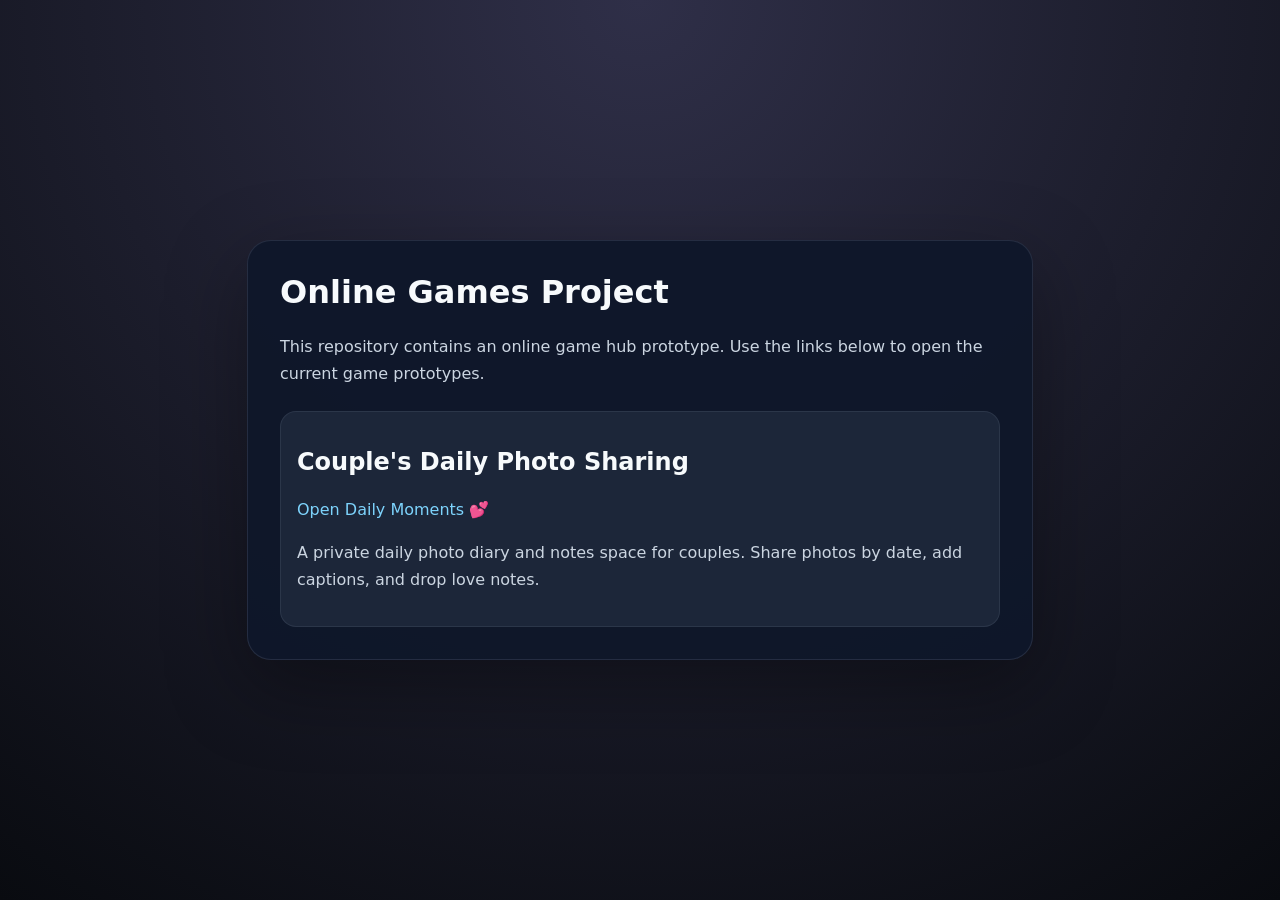
<file: index.html>
<!DOCTYPE html>
<html lang="en">
<head>
  <meta charset="UTF-8" />
  <meta name="viewport" content="width=device-width, initial-scale=1.0" />
  <title>Online Games Project</title>
  <style>
    body {
      margin: 0;
      font-family: system-ui, sans-serif;
      min-height: 100vh;
      display: flex;
      align-items: center;
      justify-content: center;
      background: radial-gradient(circle at top, #2f2f48, #090b10);
      color: #f7fafc;
    }
    .container {
      max-width: 720px;
      width: 100%;
      padding: 32px;
      background: rgba(15, 23, 42, 0.96);
      border: 1px solid rgba(148, 163, 184, 0.16);
      border-radius: 24px;
      box-shadow: 0 26px 80px rgba(0, 0, 0, 0.35);
    }
    h1 {
      margin-top: 0;
      font-size: clamp(2rem, 2.5vw, 3rem);
    }
    p {
      line-height: 1.7;
      color: #cbd5e1;
    }
    ul {
      padding-left: 1.25rem;
    }
    a {
      color: #7dd3fc;
      text-decoration: none;
    }
    a:hover {
      text-decoration: underline;
    }
    .links {
      margin-top: 24px;
      display: grid;
      gap: 12px;
    }
    .link-card {
      padding: 16px;
      background: rgba(30, 41, 59, 0.9);
      border: 1px solid rgba(148, 163, 184, 0.12);
      border-radius: 16px;
    }
  </style>
</head>
<body>
  <main class="container">
    <h1>Online Games Project</h1>
    <p>This repository contains an online game hub prototype. Use the links below to open the current game prototypes.</p>
    <div class="links">
      <div class="link-card">
        <h2>Couple's Daily Photo Sharing</h2>
        <p><a href="dev/couple-daily-photo/login.html">Open Daily Moments 💕</a></p>
        <p>A private daily photo diary and notes space for couples. Share photos by date, add captions, and drop love notes.</p>
      </div>
    </div>
  </main>
</body>
</html>
</file>
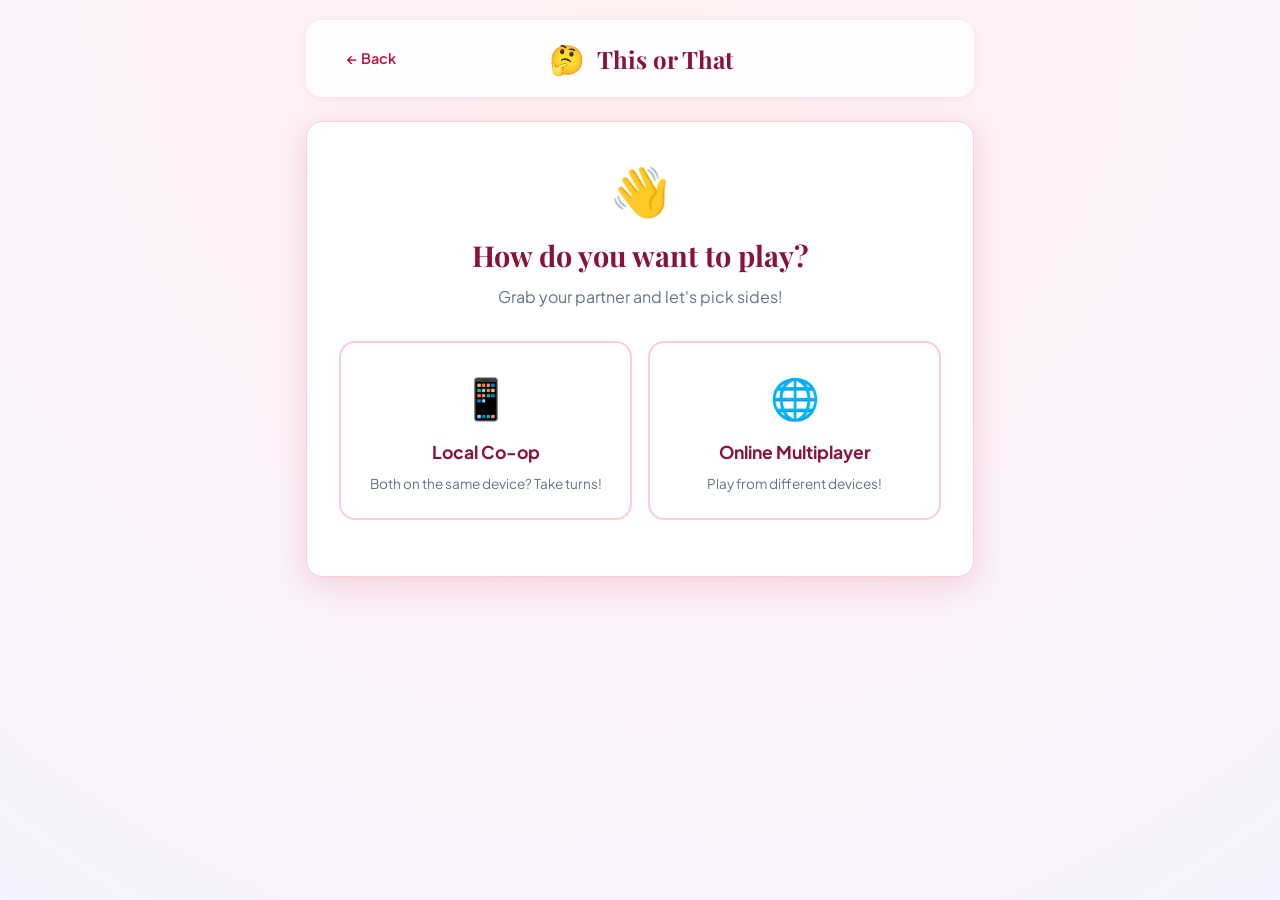
<file: dev/couple-daily-photo/this-or-that.html>
<!DOCTYPE html>
<html lang="en">
<head>
  <meta charset="UTF-8" />
  <meta name="viewport" content="width=device-width, initial-scale=1.0" />
  <title>This or That 💕</title>
  <link rel="stylesheet" href="style.css" />
  <link rel="preconnect" href="https://fonts.googleapis.com">
  <link rel="preconnect" href="https://fonts.gstatic.com" crossorigin>
  <link href="https://fonts.googleapis.com/css2?family=Plus+Jakarta+Sans:wght@400;500;600;700&family=Playfair+Display:ital,wght@0,600;1,600&display=swap" rel="stylesheet">
</head>
<body class="this-or-that-page">
  <div class="tot-container">
    <!-- Header -->
    <header class="tot-header">
      <a href="index.html" class="back-btn">← Back</a>
      <div class="tot-title">
        <span class="tot-icon">🤔</span>
        <h1>This or That</h1>
      </div>
      <div class="header-spacer"></div>
    </header>

    <!-- Mode Selection -->
    <section id="mode-selection" class="tot-screen active">
      <div class="setup-card">
        <div class="setup-header">
          <span class="setup-icon">👋</span>
          <h2>How do you want to play?</h2>
          <p>Grab your partner and let's pick sides!</p>
        </div>

        <div class="mode-cards">
          <div class="mode-card" data-mode="local">
            <span class="mode-icon">📱</span>
            <h3>Local Co-op</h3>
            <p>Both on the same device? Take turns!</p>
          </div>
          <div class="mode-card" data-mode="online">
            <span class="mode-icon">🌐</span>
            <h3>Online Multiplayer</h3>
            <p>Play from different devices!</p>
          </div>
        </div>
      </div>
    </section>

    <!-- Local Mode Setup -->
    <section id="local-section" class="tot-screen">
      <div class="setup-card">
        <div class="setup-header">
          <span class="setup-icon">🎮</span>
          <h2>Local Co-op Mode</h2>
          <p>Enter your names and let's go!</p>
        </div>

        <div class="player-inputs">
          <div class="player-setup">
            <label>Player 1</label>
            <input type="text" id="player1-name" placeholder="First name..." maxlength="20" />
          </div>
          <div class="vs-badge">VS</div>
          <div class="player-setup">
            <label>Player 2</label>
            <input type="text" id="player2-name" placeholder="First name..." maxlength="20" />
          </div>
        </div>

        <div class="category-select">
          <p class="category-label">Pick your question vibe:</p>
          <div class="category-chips">
            <button class="cat-chip active" data-category="all">🎲 All</button>
            <button class="cat-chip" data-category="romantic">💕 Romantic</button>
            <button class="cat-chip" data-category="silly">😂 Silly</button>
            <button class="cat-chip" data-category="hypothetical">🌈 Hypothetical</button>
            <button class="cat-chip" data-category="hots">🔥 Hot Takes</button>
            <button class="cat-chip" data-category="deep">🧠 Deep</button>
          </div>
        </div>

        <button id="start-game-btn" class="primary-btn wide">Let's Go! 🚀</button>

        <button id="back-to-mode-select" class="secondary-btn wide" style="margin-top: 1rem;">← Choose Mode</button>
      </div>
    </section>

    <!-- Online Mode - Create or Join -->
    <section id="join-section" class="tot-screen">
      <div class="setup-card">
        <div class="setup-header">
          <span class="setup-icon">🌐</span>
          <h2>Online Multiplayer</h2>
          <p>Play with your partner from anywhere!</p>
        </div>

        <div class="form-group">
          <label>Your Name</label>
          <input type="text" id="player-name-input" placeholder="Your name..." maxlength="20" />
        </div>

        <div class="online-actions">
          <button id="create-game-btn" class="primary-btn">Create Game 🎯</button>
          <div class="online-divider">or join with code</div>
          <div class="join-row">
            <input type="text" id="join-code-input" placeholder="XXXX" maxlength="4" class="code-input" />
            <button id="join-game-btn" class="secondary-btn">Join</button>
          </div>
        </div>

        <button id="cancel-online-btn" class="secondary-btn wide" style="margin-top: 1.5rem;">← Choose Mode</button>
      </div>
    </section>

    <!-- Waiting for Opponent -->
    <section id="waiting-section" class="tot-screen">
      <div id="waiting-card" class="setup-card">
        <div class="setup-header">
          <span class="waiting-icon">⏳</span>
          <h2>Waiting for Partner...</h2>
          <p>Share this code with your partner:</p>
        </div>

        <div class="code-display">
          <span id="code-display">XXXX</span>
          <button id="copy-code-btn" class="mini-btn">Copy</button>
        </div>

        <p id="waiting-text" class="waiting-hint">Tell them to join with the code above</p>

        <button id="cancel-online-btn-2" class="secondary-btn wide" style="margin-top: 1.5rem;">Cancel</button>
      </div>
    </section>

    <!-- Game Screen -->
    <section id="game-screen" class="tot-screen">
      <!-- Connection Status -->
      <div id="connection-status" class="connection-status connected" style="display: none;">
        🟢 Connected
      </div>

      <!-- Turn Indicator -->
      <div class="turn-indicator">
        <div class="turn-player" id="turn-player-1">
          <span class="turn-avatar">👤</span>
          <span class="turn-name">Player 1</span>
          <span class="turn-label"></span>
        </div>
        <div class="turn-divider">💕</div>
        <div class="turn-player" id="turn-player-2">
          <span class="turn-avatar">👤</span>
          <span class="turn-name">Player 2</span>
          <span class="turn-label"></span>
        </div>
      </div>

      <!-- Question Card -->
      <div class="question-card">
        <div class="question-category" id="question-category">Category</div>
        <h2 class="question-text" id="question-text">This or That question here?</h2>
      </div>

      <!-- Options -->
      <div class="options-container">
        <button class="option-btn" id="option-a" data-option="a">
          <span class="option-letter">A</span>
          <span class="option-text">Option A</span>
        </button>
        <div class="option-divider">OR</div>
        <button class="option-btn" id="option-b" data-option="b">
          <span class="option-letter">B</span>
          <span class="option-text">Option B</span>
        </button>
      </div>

      <!-- Reason Modal -->
      <div id="reason-modal" class="reason-modal hidden">
        <div class="reason-card">
          <div class="reason-header">
            <span class="reason-icon">🗣️</span>
            <h3 id="reason-prompt">Why did you pick?</h3>
          </div>
          <div class="reason-question">
            <span class="reason-option" id="reason-option-text">Option</span>
          </div>
          <textarea id="reason-input" placeholder="Give us the hot take..." maxlength="300"></textarea>
          <div class="reason-actions">
            <button id="skip-reason-btn" class="secondary-btn">Skip 😅</button>
            <button id="submit-reason-btn" class="primary-btn">Lock It In! 🔒</button>
          </div>
        </div>
      </div>

      <!-- Round Counter -->
      <div class="round-counter">
        Round <span id="round-number">1</span> of <span id="total-rounds">5</span>
      </div>
    </section>

    <!-- Results Screen -->
    <section id="results-screen" class="tot-screen">
      <div class="results-card">
        <div class="results-header">
          <span class="results-icon">🏆</span>
          <h2>Game Over!</h2>
        </div>

        <div class="final-score">
          <div class="score-player" id="final-player-1">
            <span class="score-name">Player 1</span>
            <span class="score-picks" id="score-1-picks">0 picks</span>
          </div>
          <div class="score-divider">💕</div>
          <div class="score-player" id="final-player-2">
            <span class="score-name">Player 2</span>
            <span class="score-picks" id="score-2-picks">0 picks</span>
          </div>
        </div>

        <div class="match-summary" id="match-summary">0 / 5 matched answers</div>

        <div class="fun-fact" id="fun-fact"></div>

        <div class="results-actions">
          <button id="play-again-btn" class="primary-btn">Play Again 🔄</button>
          <button id="new-players-btn" class="secondary-btn">New Players</button>
        </div>
      </div>
    </section>
  </div>

  <script type="module" src="this-or-that.js?v=20260904-3"></script>
</body>
</html>
</file>
<file: dev/couple-daily-photo/style.css>
/* CSS Variables */
:root {
  --primary: #be123c;
  --primary-hover: #9f1239;
  --primary-light: #fff1f2;
  --primary-glow: rgba(190, 18, 60, 0.25);
  --text-main: #1e293b;
  --text-muted: #64748b;
  --text-light: #94a3b8;
  --border: #fecdd3;
  --card-bg-translucent: rgba(255, 255, 255, 0.85);
  --bg-gradient: radial-gradient(circle at top, #fff1f2 0%, #fdf2f8 50%, #f5f3ff 100%);
  --radius-sm: 6px;
  --radius-md: 10px;
  --radius-lg: 16px;
  --radius-full: 999px;
  --shadow-sm: 0 2px 8px rgba(190, 18, 60, 0.08);
  --shadow-md: 0 4px 16px rgba(190, 18, 60, 0.12);
  --shadow-lg: 0 8px 32px rgba(190, 18, 60, 0.16);
}

/* LOGIN PAGE STYLES */
.login-page {
  background: linear-gradient(135deg, #667eea 0%, #764ba2 100%);
  min-height: 100vh;
  display: flex;
  align-items: center;
  justify-content: center;
  padding: 1rem;
  font-family: 'Plus Jakarta Sans', system-ui, -apple-system, sans-serif;
}

.login-container {
  display: grid;
  grid-template-columns: 1fr 1fr;
  gap: 3rem;
  max-width: 1200px;
  width: 100%;
  position: relative;
  z-index: 10;
}

.login-hero {
  display: flex;
  flex-direction: column;
  justify-content: center;
  gap: 3rem;
  color: #fff;
}

.hero-content {
  text-align: left;
}

.hero-emoji {
  font-size: 4rem;
  display: block;
  margin-bottom: 1rem;
  animation: pulse 2.5s infinite ease-in-out;
}

.hero-content h1 {
  font-family: 'Playfair Display', serif;
  font-size: clamp(2rem, 5vw, 3.5rem);
  margin-bottom: 1rem;
  font-weight: 600;
}

.hero-tagline {
  font-size: 1.1rem;
  line-height: 1.6;
  opacity: 0.95;
  margin-bottom: 2rem;
}

.hero-features {
  display: grid;
  grid-template-columns: 1fr 1fr;
  gap: 1rem;
}

.feature-item {
  display: flex;
  align-items: center;
  gap: 0.75rem;
  background: rgba(255, 255, 255, 0.15);
  padding: 1rem;
  border-radius: 12px;
  backdrop-filter: blur(10px);
  border: 1px solid rgba(255, 255, 255, 0.2);
  transition: all 0.3s ease;
}

.feature-item:hover {
  background: rgba(255, 255, 255, 0.25);
  transform: translateX(4px);
}

.feature-icon {
  font-size: 1.5rem;
}

.feature-item span:last-child {
  font-size: 0.95rem;
  font-weight: 500;
}

.login-card {
  background: #fff;
  border-radius: 24px;
  padding: 2.5rem;
  box-shadow: 0 20px 60px rgba(0, 0, 0, 0.3);
  display: flex;
  flex-direction: column;
  height: fit-content;
}

.login-header {
  margin-bottom: 2rem;
  text-align: center;
}

.login-header h2 {
  font-family: 'Playfair Display', serif;
  font-size: 1.8rem;
  color: #1e293b;
  margin-bottom: 0.5rem;
}

.login-header p {
  color: #64748b;
  font-size: 0.95rem;
}

.setup-tabs {
  display: flex;
  gap: 0.5rem;
  margin-bottom: 2rem;
  border-bottom: 2px solid #f1f5f9;
}

.tab-btn {
  background: transparent;
  border: none;
  padding: 1rem;
  color: #64748b;
  font-weight: 600;
  font-size: 0.9rem;
  cursor: pointer;
  border-bottom: 3px solid transparent;
  transition: all 0.2s;
  position: relative;
  bottom: -2px;
}

.tab-btn.active {
  color: #667eea;
  border-bottom-color: #667eea;
}

.tab-pane {
  display: none;
}

.tab-pane.active {
  display: block;
}

.form-group {
  margin-bottom: 1.5rem;
}

.form-group label {
  display: block;
  font-weight: 600;
  color: #1e293b;
  margin-bottom: 0.5rem;
  font-size: 0.9rem;
}

.form-group input {
  width: 100%;
  padding: 0.9rem 1rem;
  border: 1px solid #e2e8f0;
  border-radius: 12px;
  font-size: 0.95rem;
  font-family: inherit;
  transition: all 0.2s;
}

.form-group input:focus {
  outline: none;
  border-color: #667eea;
  box-shadow: 0 0 0 3px rgba(102, 126, 234, 0.1);
}

.input-hint {
  display: block;
  font-size: 0.8rem;
  color: #94a3b8;
  margin-top: 0.4rem;
}

.primary-btn.wide {
  width: 100%;
  justify-content: center;
  background: linear-gradient(135deg, #667eea 0%, #764ba2 100%) !important;
  margin-top: 0.5rem;
  border: none;
  color: #fff !important;
  padding: 0.9rem 1.2rem;
  font-weight: 600;
  font-size: 0.95rem;
  border-radius: 12px;
  cursor: pointer;
  transition: all 0.3s ease;
  display: inline-flex;
  align-items: center;
  justify-content: center;
  gap: 0.5rem;
  box-shadow: 0 4px 15px rgba(102, 126, 234, 0.4);
}

.primary-btn.wide:hover {
  background: linear-gradient(135deg, #5568d3 0%, #6a3d8f 100%) !important;
  color: #fff !important;
  transform: translateY(-2px);
  box-shadow: 0 8px 25px rgba(102, 126, 234, 0.5);
}

.primary-btn.wide:active {
  transform: translateY(0);
  box-shadow: 0 4px 15px rgba(102, 126, 234, 0.4);
}

.primary-btn.wide:disabled {
  opacity: 0.6;
  cursor: not-allowed;
  transform: none;
}

.error-message {
  background: #fee2e2;
  color: #991b1b;
  border: 1px solid #fecaca;
  padding: 0.9rem 1rem;
  border-radius: 12px;
  font-size: 0.9rem;
  margin-bottom: 1rem;
}

.error-message.hidden {
  display: none;
}

.login-footer {
  text-align: center;
  margin-top: 2rem;
  padding-top: 2rem;
  border-top: 1px solid #f1f5f9;
}

.login-footer p {
  color: #22c55e;
  font-size: 0.85rem;
  margin: 0.3rem 0;
  font-weight: 500;
}

.login-footer p:last-child {
  color: #16a34a;
}

/* Decorative shapes */
.bg-shape {
  position: absolute;
  border-radius: 50%;
  opacity: 0.1;
}

.shape-1 {
  width: 400px;
  height: 400px;
  background: #fff;
  top: -100px;
  left: -100px;
}

.shape-2 {
  width: 300px;
  height: 300px;
  background: #fff;
  bottom: -50px;
  right: -50px;
}

.shape-3 {
  width: 200px;
  height: 200px;
  background: #fff;
  top: 50%;
  right: 10%;
}

/* APP PAGE STYLES */
.app-page {
  background: radial-gradient(circle at top, #fff1f2 0%, #fdf2f8 50%, #f5f3ff 100%);
  min-height: 100vh;
  font-family: 'Plus Jakarta Sans', system-ui, -apple-system, sans-serif;
  color: #1e293b;
}

.app-container {
  max-width: 1100px;
  margin: 0 auto;
  padding: 1.25rem 1rem;
}

/* App Navigation Tabs */
.app-nav {
  display: flex;
  gap: 0.75rem;
  margin-bottom: 1.25rem;
}

.nav-tab {
  display: flex;
  align-items: center;
  gap: 0.5rem;
  padding: 0.75rem 1.25rem;
  background: var(--card-bg-translucent);
  backdrop-filter: blur(12px);
  border: 1px solid rgba(255, 255, 255, 0.8);
  border-radius: var(--radius-lg);
  text-decoration: none;
  color: var(--text-muted);
  font-weight: 600;
  font-size: 0.9rem;
  transition: all 0.2s ease;
  box-shadow: var(--shadow-sm);
}

.nav-tab:hover {
  background: #fff;
  color: var(--primary);
  transform: translateY(-1px);
}

.nav-tab.active {
  background: var(--primary);
  color: #fff;
  border-color: var(--primary);
  box-shadow: var(--shadow-md);
}

.nav-tab span {
  font-size: 1.1rem;
}

/* Responsive Design */
@media (max-width: 1024px) {
  .login-container {
    grid-template-columns: 1fr;
    gap: 2rem;
  }

  .login-hero {
    text-align: center;
  }

  .hero-features {
    grid-template-columns: 1fr;
  }

  .login-card {
    max-width: 500px;
    margin: 0 auto;
  }
}

@media (max-width: 768px) {
  .login-page {
    padding: 1rem;
  }

  .hero-content h1 {
    font-size: 2rem;
  }

  .hero-tagline {
    font-size: 1rem;
  }

  .login-card {
    padding: 1.5rem;
    border-radius: 16px;
  }

  .setup-tabs {
    flex-direction: column;
    border-bottom: none;
  }

  .tab-btn {
    padding: 0.75rem;
    border-bottom: 3px solid #f1f5f9 !important;
    width: 100%;
  }

  .tab-btn.active {
    border-bottom-color: #667eea !important;
  }

  .bg-shape {
    display: none;
  }

  .content-grid {
    grid-template-columns: 1fr !important;
  }

  .main-header {
    flex-direction: column;
    gap: 1rem;
  }

  .header-right {
    flex-direction: column;
    gap: 0.75rem;
    width: 100%;
  }

  .space-pill,
  .user-pill {
    width: 100%;
    justify-content: center;
  }

  .partners-bar {
    flex-wrap: wrap;
  }

  .date-navigator {
    flex-direction: column;
    gap: 1rem;
  }

  .quick-nav {
    width: 100%;
    justify-content: center;
  }
}

@media (max-width: 480px) {
  .login-container {
    padding: 0;
  }

  .login-card {
    padding: 1.25rem;
  }

  .hero-emoji {
    font-size: 3rem;
  }

  .hero-features {
    grid-template-columns: 1fr;
  }

  .feature-item {
    padding: 0.75rem;
  }

  .form-group input {
    padding: 0.75rem 0.9rem;
    font-size: 16px; /* Prevents zoom on iOS */
  }

  .primary-btn.wide {
    padding: 0.75rem 1rem;
  }
}

* {
  box-sizing: border-box;
  margin: 0;
  padding: 0;
  -webkit-tap-highlight-color: transparent;
}

body {
  font-family: 'Plus Jakarta Sans', system-ui, -apple-system, sans-serif;
  background: var(--bg-gradient);
  min-height: 100vh;
  color: var(--text-main);
  line-height: 1.5;
  padding-bottom: 2rem;
}

.app-container {
  max-width: 1100px;
  margin: 0 auto;
  padding: 1.25rem 1rem;
}

/* Header */
.main-header {
  display: flex;
  justify-content: space-between;
  align-items: center;
  margin-bottom: 1.25rem;
  background: var(--card-bg-translucent);
  backdrop-filter: blur(12px);
  padding: 1rem 1.5rem;
  border-radius: var(--radius-lg);
  box-shadow: var(--shadow-sm);
  border: 1px solid rgba(255, 255, 255, 0.8);
}

.brand {
  display: flex;
  align-items: center;
  gap: 0.85rem;
}

.heart-icon {
  font-size: 2rem;
  filter: drop-shadow(0 2px 4px var(--primary-glow));
  animation: pulse 2.5s infinite ease-in-out;
}

@keyframes pulse {
  0%, 100% { transform: scale(1); }
  50% { transform: scale(1.08); }
}

.brand h1 {
  font-family: 'Playfair Display', serif;
  font-size: 1.5rem;
  color: #881337;
  letter-spacing: -0.02em;
}

.brand .subtitle {
  font-size: 0.82rem;
  color: var(--text-muted);
}

.user-pill {
  display: flex;
  align-items: center;
  gap: 0.5rem;
  background: #fff;
  padding: 0.4rem 0.8rem;
  border-radius: var(--radius-full);
  border: 1px solid #fecdd3;
  box-shadow: var(--shadow-sm);
}

.avatar {
  font-size: 1.2rem;
}

.user-info {
  position: relative;
  display: flex;
  align-items: center;
}

.user-info input {
  border: none;
  outline: none;
  font-size: 0.9rem;
  font-weight: 600;
  color: #be123c;
  width: 100px;
  background: transparent;
}

.status-indicator {
  width: 8px;
  height: 8px;
  border-radius: 50%;
  background: #22c55e;
  box-shadow: 0 0 6px #22c55e;
}

/* Date Navigator */
.date-navigator {
  background: var(--card-bg-translucent);
  backdrop-filter: blur(10px);
  border-radius: var(--radius-lg);
  padding: 1rem 1.5rem;
  margin-bottom: 1.25rem;
  box-shadow: var(--shadow-md);
  border: 1px solid rgba(255, 255, 255, 0.9);
  display: flex;
  flex-wrap: wrap;
  justify-content: space-between;
  align-items: center;
  gap: 1rem;
}

.nav-controls {
  display: flex;
  align-items: center;
  gap: 0.75rem;
}

.nav-btn {
  background: #fff;
  border: 1px solid #fecdd3;
  color: var(--primary);
  width: 38px;
  height: 38px;
  border-radius: 50%;
  font-size: 1.4rem;
  font-weight: bold;
  display: flex;
  align-items: center;
  justify-content: center;
  cursor: pointer;
  transition: all 0.2s ease;
  box-shadow: var(--shadow-sm);
}

.nav-btn:hover {
  background: var(--primary);
  color: #fff;
  transform: translateY(-1px);
}

.current-date-box {
  position: relative;
  text-align: center;
  background: #fff;
  padding: 0.4rem 1.25rem;
  border-radius: var(--radius-md);
  border: 1px solid #ffe4e6;
  box-shadow: var(--shadow-sm);
  cursor: pointer;
  transition: border-color 0.2s;
}

.current-date-box:hover {
  border-color: var(--primary);
}

.date-label {
  display: flex;
  align-items: center;
  gap: 0.5rem;
  font-weight: 700;
  font-size: 1.05rem;
  color: #9f1239;
  cursor: pointer;
}

.room-code-tag {
  font-size: 0.75rem;
  color: var(--text-muted);
  letter-spacing: 0.05em;
}

.room-code-tag strong {
  color: var(--primary);
  background: var(--primary-light);
  padding: 0.1rem 0.4rem;
  border-radius: 4px;
}

.hidden-date-input {
  position: absolute;
  top: 0;
  left: 0;
  width: 100%;
  height: 100%;
  opacity: 0;
  cursor: pointer;
}

.quick-nav {
  display: flex;
  gap: 0.5rem;
}

.chip-btn {
  background: #fff;
  border: 1px solid #fecdd3;
  color: #9f1239;
  padding: 0.4rem 0.9rem;
  border-radius: var(--radius-full);
  font-size: 0.85rem;
  font-weight: 600;
  cursor: pointer;
  transition: all 0.2s ease;
}

.chip-btn.active, .chip-btn:hover {
  background: var(--primary);
  color: #fff;
  border-color: var(--primary);
}

/* Status Banner */
.status-banner {
  padding: 0.6rem 1rem;
  border-radius: var(--radius-md);
  font-size: 0.85rem;
  margin-bottom: 1.25rem;
  text-align: center;
  transition: all 0.3s;
}

.status-banner.info {
  background: #f1f5f9;
  color: #475569;
}

.status-banner.success {
  background: #ecfdf5;
  color: #065f46;
  border: 1px solid #a7f3d0;
}

.status-banner.error {
  background: #fff1f2;
  color: #9f1239;
  border: 1px solid #fecdd3;
}

/* Content Grid Layout */
.content-grid {
  display: grid;
  grid-template-columns: 1fr 380px;
  gap: 1.5rem;
  align-items: start;
}

@media (max-width: 860px) {
  .content-grid {
    grid-template-columns: 1fr;
  }
}

/* Section Header */
.section-header {
  display: flex;
  justify-content: space-between;
  align-items: center;
  margin-bottom: 1rem;
}

.section-header h2 {
  font-size: 1.25rem;
  color: #4c0519;
  font-weight: 700;
  display: flex;
  align-items: center;
  gap: 0.5rem;
}

.badge {
  background: var(--primary-light);
  color: var(--primary);
  font-size: 0.75rem;
  padding: 0.15rem 0.6rem;
  border-radius: var(--radius-full);
}

/* Buttons */
.primary-btn {
  background: var(--primary);
  color: #fff;
  border: none;
  padding: 0.6rem 1.2rem;
  border-radius: var(--radius-full);
  font-weight: 600;
  font-size: 0.9rem;
  display: inline-flex;
  align-items: center;
  gap: 0.5rem;
  cursor: pointer;
  box-shadow: 0 4px 10px var(--primary-glow);
  transition: all 0.2s ease;
}

.primary-btn:hover:not(:disabled) {
  background: var(--primary-hover);
  transform: translateY(-1.5px);
  box-shadow: 0 6px 15px var(--primary-glow);
}

.primary-btn:disabled {
  opacity: 0.6;
  cursor: not-allowed;
}

.secondary-btn {
  background: #f1f5f9;
  color: var(--text-main);
  border: none;
  padding: 0.6rem 1.2rem;
  border-radius: var(--radius-full);
  font-weight: 600;
  cursor: pointer;
  transition: background 0.2s;
}

.secondary-btn:hover {
  background: #e2e8f0;
}

.icon-btn {
  background: transparent;
  border: none;
  font-size: 1.4rem;
  cursor: pointer;
  color: var(--text-muted);
}

/* Upload Panel */
.upload-panel {
  margin-bottom: 1.5rem;
  animation: slideDown 0.3s cubic-bezier(0.16, 1, 0.3, 1);
}

.upload-panel.hidden {
  display: none;
}

@keyframes slideDown {
  from { opacity: 0; transform: translateY(-10px); }
  to { opacity: 1; transform: translateY(0); }
}

.upload-card {
  background: #fff;
  border-radius: var(--radius-lg);
  padding: 1.25rem;
  box-shadow: var(--shadow-lg);
  border: 2px dashed #fda4af;
}

.upload-card-header {
  display: flex;
  justify-content: space-between;
  align-items: center;
  margin-bottom: 1rem;
}

.upload-card-header h3 {
  font-size: 1.1rem;
  color: #881337;
}

.dropzone {
  position: relative;
  background: #fff5f6;
  border: 1px dashed #fecdd3;
  border-radius: var(--radius-md);
  padding: 2rem 1rem;
  text-align: center;
  cursor: pointer;
  transition: all 0.2s;
  overflow: hidden;
  margin-bottom: 1rem;
}

.dropzone:hover, .dropzone.dragover {
  background: #ffe4e6;
  border-color: var(--primary);
}

.file-input {
  position: absolute;
  top: 0;
  left: 0;
  width: 100%;
  height: 100%;
  opacity: 0;
  cursor: pointer;
}

.upload-icon {
  font-size: 2.5rem;
  display: block;
  margin-bottom: 0.5rem;
}

.file-hint {
  display: block;
  font-size: 0.75rem;
  color: var(--text-muted);
  margin-top: 0.4rem;
}

.preview-container {
  position: relative;
  max-height: 280px;
  border-radius: var(--radius-sm);
  overflow: hidden;
  display: flex;
  justify-content: center;
}

.preview-container img {
  max-width: 100%;
  max-height: 280px;
  object-fit: cover;
  border-radius: var(--radius-sm);
}

.remove-preview {
  position: absolute;
  top: 8px;
  right: 8px;
  background: rgba(0, 0, 0, 0.65);
  color: #fff;
  border: none;
  border-radius: 50%;
  width: 28px;
  height: 28px;
  font-size: 1.1rem;
  cursor: pointer;
  display: flex;
  align-items: center;
  justify-content: center;
}

.form-group input {
  width: 100%;
  padding: 0.75rem 1rem;
  border-radius: var(--radius-md);
  border: 1px solid #e2e8f0;
  outline: none;
  font-size: 0.95rem;
  margin-bottom: 1rem;
  transition: border-color 0.2s;
}

.form-group input:focus {
  border-color: var(--primary);
  box-shadow: 0 0 0 3px var(--primary-light);
}

.upload-actions {
  display: flex;
  justify-content: flex-end;
  gap: 0.75rem;
}

/* Spinner */
.spinner {
  display: inline-block;
  width: 16px;
  height: 16px;
  border: 2px solid rgba(255,255,255,0.3);
  border-radius: 50%;
  border-top-color: #fff;
  animation: spin 0.8s ease-in-out infinite;
}

@keyframes spin {
  to { transform: rotate(360deg); }
}

/* Photos Stream */
.photos-stream {
  display: flex;
  flex-direction: column;
  gap: 1.5rem;
}

/* Polaroid Photo Card */
.photo-card {
  background: #fff;
  border-radius: var(--radius-lg);
  padding: 1.25rem 1.25rem 1rem;
  box-shadow: var(--shadow-md);
  border: 1px solid #fecdd3;
  transition: transform 0.2s ease, box-shadow 0.2s ease;
  position: relative;
}

.photo-card:hover {
  transform: translateY(-2px);
  box-shadow: var(--shadow-lg);
}

.photo-meta {
  display: flex;
  justify-content: space-between;
  align-items: center;
  margin-bottom: 0.85rem;
}

.author-chip {
  display: flex;
  align-items: center;
  gap: 0.4rem;
  font-weight: 600;
  font-size: 0.88rem;
  color: #9f1239;
}

.photo-time {
  font-size: 0.75rem;
  color: var(--text-light);
}

.photo-frame {
  position: relative;
  width: 100%;
  max-height: 480px;
  background: #111;
  border-radius: var(--radius-md);
  overflow: hidden;
  cursor: pointer;
  display: flex;
  justify-content: center;
  align-items: center;
}

.photo-frame img {
  width: 100%;
  height: auto;
  max-height: 480px;
  object-fit: contain;
  display: block;
}

.photo-caption {
  margin-top: 0.9rem;
  font-size: 0.95rem;
  color: var(--text-main);
  padding: 0 0.25rem;
}

.photo-footer {
  margin-top: 0.75rem;
  padding-top: 0.75rem;
  border-top: 1px solid var(--border);
  display: flex;
  justify-content: space-between;
  align-items: center;
}

.delete-photo-btn {
  background: transparent;
  border: none;
  color: var(--text-light);
  font-size: 0.8rem;
  cursor: pointer;
  transition: color 0.2s;
}

.delete-photo-btn:hover {
  color: #ef4444;
}

/* Empty State */
.empty-state {
  background: var(--card-bg-translucent);
  border-radius: var(--radius-lg);
  padding: 3rem 1.5rem;
  text-align: center;
  border: 1px dashed #fecdd3;
}

.empty-emoji {
  font-size: 3rem;
  margin-bottom: 0.5rem;
}

.empty-state h3 {
  color: #881337;
  font-size: 1.1rem;
  margin-bottom: 0.25rem;
}

.empty-state p {
  color: var(--text-muted);
  font-size: 0.9rem;
}

/* Comments Section */
.comments-card {
  background: #fff;
  border-radius: var(--radius-lg);
  box-shadow: var(--shadow-md);
  border: 1px solid #fecdd3;
  display: flex;
  flex-direction: column;
  height: 540px;
  overflow: hidden;
}

.comments-list {
  flex: 1;
  padding: 1.25rem;
  overflow-y: auto;
  display: flex;
  flex-direction: column;
  gap: 0.9rem;
}

.empty-comments {
  text-align: center;
  color: var(--text-light);
  margin: auto;
  font-size: 0.9rem;
}

.comment-bubble {
  display: flex;
  flex-direction: column;
  max-width: 82%;
  padding: 0.7rem 0.95rem;
  border-radius: var(--radius-md);
  position: relative;
  animation: fadeIn 0.2s ease-in;
}

@keyframes fadeIn {
  from { opacity: 0; transform: translateY(4px); }
  to { opacity: 1; transform: translateY(0); }
}

.comment-bubble.mine {
  align-self: flex-end;
  background: #ffe4e6;
  color: #881337;
  border-bottom-right-radius: 4px;
}

.comment-bubble.partner {
  align-self: flex-start;
  background: #f1f5f9;
  color: var(--text-main);
  border-bottom-left-radius: 4px;
}

.comment-author {
  font-size: 0.72rem;
  font-weight: 700;
  margin-bottom: 0.2rem;
  opacity: 0.8;
}

.comment-text {
  font-size: 0.92rem;
  word-break: break-word;
}

.comment-time {
  font-size: 0.68rem;
  align-self: flex-end;
  margin-top: 0.25rem;
  opacity: 0.6;
}

/* Quick Reactions Bar */
.quick-reactions {
  display: flex;
  gap: 0.4rem;
  padding: 0.4rem 1rem;
  background: #fff5f6;
  border-top: 1px solid #ffe4e6;
  overflow-x: auto;
}

.emoji-chip {
  background: #fff;
  border: 1px solid #fecdd3;
  border-radius: var(--radius-full);
  padding: 0.2rem 0.5rem;
  font-size: 1.1rem;
  cursor: pointer;
  transition: transform 0.15s;
}

.emoji-chip:hover {
  transform: scale(1.2);
}

/* Comment Form */
.comment-form {
  padding: 0.75rem 1rem;
  background: #fff;
  border-top: 1px solid var(--border);
}

.input-wrap {
  display: flex;
  align-items: center;
  background: #f8fafc;
  border: 1px solid #e2e8f0;
  border-radius: var(--radius-full);
  padding: 0.25rem 0.5rem 0.25rem 1rem;
  transition: border-color 0.2s;
}

.input-wrap:focus-within {
  border-color: var(--primary);
  box-shadow: 0 0 0 2px var(--primary-light);
}

.input-wrap input {
  flex: 1;
  border: none;
  outline: none;
  background: transparent;
  font-size: 0.92rem;
  color: var(--text-main);
}

.send-btn {
  background: var(--primary);
  border: none;
  color: #fff;
  width: 34px;
  height: 34px;
  border-radius: 50%;
  display: flex;
  align-items: center;
  justify-content: center;
  font-size: 1rem;
  cursor: pointer;
  transition: transform 0.2s;
}

.send-btn:hover {
  transform: scale(1.08);
}

/* Lightbox Modal */
.lightbox-modal {
  position: fixed;
  inset: 0;
  z-index: 1000;
  display: flex;
  align-items: center;
  justify-content: center;
}

.lightbox-modal.hidden {
  display: none;
}

.lightbox-backdrop {
  position: absolute;
  inset: 0;
  background: rgba(0, 0, 0, 0.85);
  backdrop-filter: blur(8px);
}

.lightbox-content {
  position: relative;
  z-index: 1001;
  max-width: 90vw;
  max-height: 90vh;
  display: flex;
  flex-direction: column;
  align-items: center;
}

.lightbox-content img {
  max-width: 100%;
  max-height: 80vh;
  object-fit: contain;
  border-radius: var(--radius-md);
  box-shadow: 0 10px 30px rgba(0,0,0,0.5);
}

.lightbox-caption {
  color: #fff;
  margin-top: 1rem;
  font-size: 1rem;
  text-align: center;
}

.lightbox-close {
  position: absolute;
  top: -40px;
  right: 0;
  background: transparent;
  border: none;
  color: #fff;
  font-size: 2rem;
  cursor: pointer;
}

.hidden {
  display: none !important;
}

/* Header Update */
.header-right {
  display: flex;
  align-items: center;
  gap: 1rem;
}

.space-pill {
  display: flex;
  align-items: center;
  gap: 0.5rem;
  background: #eff6ff;
  border: 1px solid #bfdbfe;
  padding: 0.5rem 0.9rem;
  border-radius: var(--radius-full);
  cursor: pointer;
  transition: all 0.2s;
}

.space-pill:hover {
  background: #dbeafe;
  border-color: #60a5fa;
}

.lock-icon {
  font-size: 0.9rem;
}

.space-name-display {
  font-weight: 600;
  color: #1e40af;
  font-size: 0.9rem;
}

.mini-btn {
  background: transparent;
  border: 1px solid #60a5fa;
  color: #1e40af;
  padding: 0.25rem 0.6rem;
  border-radius: 4px;
  font-size: 0.75rem;
  font-weight: 600;
  cursor: pointer;
  transition: all 0.2s;
}

.mini-btn:hover {
  background: #60a5fa;
  color: #fff;
}

.user-pill {
  display: flex;
  align-items: center;
  gap: 0.5rem;
  background: #fff;
  padding: 0.4rem 0.8rem;
  border-radius: var(--radius-full);
  border: 1px solid #fecdd3;
  box-shadow: var(--shadow-sm);
  cursor: pointer;
  transition: all 0.2s;
}

.user-pill:hover {
  background: #ffe4e6;
}

.user-name-display {
  font-weight: 600;
  color: #be123c;
  font-size: 0.9rem;
}

.edit-icon {
  font-size: 0.8rem;
}

/* Partners Bar */
.partners-bar {
  display: flex;
  justify-content: center;
  align-items: center;
  gap: 1.5rem;
  background: var(--card-bg-translucent);
  padding: 0.75rem 1.5rem;
  border-radius: var(--radius-md);
  margin-bottom: 1.25rem;
  border: 1px solid rgba(255, 255, 255, 0.8);
}

.partner-tag {
  display: flex;
  align-items: center;
  gap: 0.5rem;
  font-size: 0.9rem;
  font-weight: 600;
}

.partner-tag.me {
  color: #9f1239;
}

.partner-tag.them {
  color: #1e293b;
}

.avatar-sm {
  font-size: 1rem;
}

.status-dot {
  width: 6px;
  height: 6px;
  border-radius: 50%;
  animation: pulse-dot 2s infinite;
}

.status-dot.online {
  background: #22c55e;
  box-shadow: 0 0 4px #22c55e;
}

.status-dot.offline {
  background: #cbd5e1;
}

@keyframes pulse-dot {
  0%, 100% { opacity: 1; }
  50% { opacity: 0.5; }
}

.partner-divider {
  font-size: 1rem;
  animation: pulse 2.5s infinite;
}

/* Modal Styles */
.modal-overlay {
  position: fixed;
  inset: 0;
  background: rgba(0, 0, 0, 0.5);
  display: flex;
  align-items: center;
  justify-content: center;
  z-index: 999;
  padding: 1rem;
}

.modal-overlay.hidden {
  display: none;
}

.modal-content {
  background: #fff;
  border-radius: var(--radius-lg);
  padding: 2rem;
  max-width: 500px;
  width: 100%;
  box-shadow: 0 20px 50px rgba(0, 0, 0, 0.3);
  max-height: 90vh;
  overflow-y: auto;
}

.modal-content h2 {
  color: #881337;
  font-family: 'Playfair Display', serif;
  font-size: 1.5rem;
  margin-bottom: 0.25rem;
}

.modal-subtitle {
  color: var(--text-muted);
  margin-bottom: 1.5rem;
  font-size: 0.95rem;
}

.modal-header {
  display: flex;
  justify-content: space-between;
  align-items: center;
  margin-bottom: 1.5rem;
}

#close-profile-modal {
  font-size: 1.5rem;
  color: var(--text-muted);
}

/* Tab Navigation */
.setup-tabs {
  display: flex;
  gap: 0.5rem;
  margin-bottom: 1.5rem;
  border-bottom: 1px solid #f1f5f9;
}

.tab-btn {
  background: transparent;
  border: none;
  padding: 0.75rem 1rem;
  color: var(--text-muted);
  font-weight: 600;
  cursor: pointer;
  border-bottom: 3px solid transparent;
  transition: all 0.2s;
}

.tab-btn.active {
  color: var(--primary);
  border-bottom-color: var(--primary);
}

.tab-pane {
  display: none;
}

.tab-pane.active {
  display: block;
}

/* Form Groups */
.form-group {
  margin-bottom: 1.25rem;
}

.form-group label {
  display: block;
  font-weight: 600;
  color: #1e293b;
  margin-bottom: 0.5rem;
  font-size: 0.9rem;
}

.form-group input {
  width: 100%;
  padding: 0.75rem 1rem;
  border: 1px solid #e2e8f0;
  border-radius: var(--radius-md);
  font-size: 0.95rem;
  transition: border-color 0.2s;
}

.form-group input:focus {
  outline: none;
  border-color: var(--primary);
  box-shadow: 0 0 0 3px var(--primary-light);
}

.input-hint {
  display: block;
  font-size: 0.75rem;
  color: var(--text-muted);
  margin-top: 0.3rem;
}

/* Emoji Picker */
.emoji-picker {
  display: grid;
  grid-template-columns: repeat(6, 1fr);
  gap: 0.5rem;
}

.emoji-select {
  background: #f8fafc;
  border: 2px solid #e2e8f0;
  border-radius: var(--radius-sm);
  font-size: 1.5rem;
  padding: 0.5rem;
  cursor: pointer;
  transition: all 0.2s;
}

.emoji-select:hover,
.emoji-select.selected {
  background: var(--primary-light);
  border-color: var(--primary);
  transform: scale(1.1);
}

/* Profile Section */
.profile-section {
  margin-bottom: 1.5rem;
  padding-bottom: 1.5rem;
  border-bottom: 1px solid #f1f5f9;
}

.profile-section h3 {
  color: #881337;
  font-size: 1rem;
  margin-bottom: 1rem;
}

.profile-section p {
  color: var(--text-main);
  margin-bottom: 0.5rem;
  font-size: 0.95rem;
}

.profile-section code {
  background: #f1f5f9;
  padding: 0.2rem 0.5rem;
  border-radius: 4px;
  font-size: 0.85rem;
  color: #475569;
}

.invite-row {
  display: flex;
  gap: 0.5rem;
  margin-top: 0.5rem;
}

.invite-row input {
  flex: 1;
  background: #f8fafc;
  border: 1px solid #e2e8f0;
  padding: 0.6rem 1rem;
  border-radius: var(--radius-sm);
  font-size: 0.85rem;
  font-family: 'Courier New', monospace;
}

.partner-info-card {
  background: #f8fafc;
  padding: 1rem;
  border-radius: var(--radius-md);
  border: 1px solid #e2e8f0;
  text-align: center;
}

.partner-info-card strong {
  color: #1e293b;
}

/* Buttons */
.wide {
  width: 100%;
  justify-content: center;
}

.error-message {
  background: #fff1f2;
  color: #9f1239;
  border: 1px solid #fecdd3;
  padding: 0.75rem 1rem;
  border-radius: var(--radius-md);
  font-size: 0.9rem;
  margin-top: 1rem;
}

.error-message.hidden {
  display: none;
}

/* ============ CHECKLIST PAGE STYLES ============ */

.checklist-page {
  background: radial-gradient(circle at top, #fff1f2 0%, #fdf2f8 50%, #f5f3ff 100%);
  min-height: 100vh;
}

.checklist-container {
  max-width: 700px;
  margin: 0 auto;
  padding: 1.25rem 1rem;
}

/* Checklist Header */
.checklist-header {
  display: flex;
  justify-content: space-between;
  align-items: center;
  margin-bottom: 1.5rem;
  background: var(--card-bg-translucent);
  backdrop-filter: blur(12px);
  padding: 1rem 1.5rem;
  border-radius: var(--radius-lg);
  box-shadow: var(--shadow-sm);
  border: 1px solid rgba(255, 255, 255, 0.8);
}

.back-btn {
  color: var(--primary);
  text-decoration: none;
  font-weight: 600;
  font-size: 0.9rem;
  padding: 0.5rem 1rem;
  border-radius: var(--radius-full);
  transition: background 0.2s;
}

.back-btn:hover {
  background: var(--primary-light);
}

.checklist-title {
  display: flex;
  align-items: center;
  gap: 0.75rem;
}

.checklist-title h1 {
  font-family: 'Playfair Display', serif;
  font-size: 1.5rem;
  color: #881337;
}

.checklist-title .heart-icon {
  font-size: 1.8rem;
  animation: pulse 2.5s infinite ease-in-out;
}

.header-spacer {
  width: 80px;
}

/* Progress Overview */
.progress-overview {
  background: #fff;
  border-radius: var(--radius-lg);
  padding: 1.5rem;
  margin-bottom: 1.5rem;
  box-shadow: var(--shadow-md);
  border: 1px solid #fecdd3;
}

.overall-progress {
  display: flex;
  align-items: center;
  gap: 1.5rem;
  margin-bottom: 1.25rem;
}

.progress-circle {
  position: relative;
  width: 80px;
  height: 80px;
}

.circular-chart {
  width: 100%;
  height: 100%;
}

.circle-bg {
  fill: none;
  stroke: #fecdd3;
  stroke-width: 3;
}

.circle-fill {
  fill: none;
  stroke: var(--primary);
  stroke-width: 3;
  stroke-linecap: round;
  transform: rotate(-90deg);
  transform-origin: 50% 50%;
  transition: stroke-dasharray 0.5s ease;
}

.progress-text {
  position: absolute;
  top: 50%;
  left: 50%;
  transform: translate(-50%, -50%);
  font-size: 1.1rem;
  font-weight: 700;
  color: var(--primary);
}

.progress-label {
  color: var(--text-muted);
  font-size: 0.95rem;
}

.progress-label strong {
  color: var(--primary);
}

/* Category Pills */
.category-pills {
  display: flex;
  flex-wrap: wrap;
  gap: 0.5rem;
}

.category-pill {
  background: #fff;
  border: 1px solid #fecdd3;
  color: #9f1239;
  padding: 0.4rem 1rem;
  border-radius: var(--radius-full);
  font-size: 0.85rem;
  font-weight: 600;
  cursor: pointer;
  transition: all 0.2s;
}

.category-pill:hover {
  background: var(--primary-light);
}

.category-pill.active {
  background: var(--primary);
  color: #fff;
  border-color: var(--primary);
}

/* Add Item Section */
.add-item-section {
  margin-bottom: 1.5rem;
}

.add-item-form {
  display: flex;
  gap: 0.75rem;
  background: #fff;
  padding: 1rem;
  border-radius: var(--radius-lg);
  box-shadow: var(--shadow-sm);
  border: 1px solid #fecdd3;
}

.add-item-form input {
  flex: 1;
  padding: 0.75rem 1rem;
  border: 1px solid #e2e8f0;
  border-radius: var(--radius-md);
  font-size: 0.95rem;
  outline: none;
  transition: border-color 0.2s;
}

.add-item-form input:focus {
  border-color: var(--primary);
  box-shadow: 0 0 0 3px var(--primary-light);
}

.add-item-form select {
  padding: 0.75rem 1rem;
  border: 1px solid #e2e8f0;
  border-radius: var(--radius-md);
  font-size: 0.9rem;
  background: #fff;
  cursor: pointer;
  outline: none;
}

.add-item-form select:focus {
  border-color: var(--primary);
}

/* Checklist Items */
.checklist-items {
  display: flex;
  flex-direction: column;
  gap: 0.75rem;
}

.checklist-item {
  display: flex;
  align-items: center;
  gap: 1rem;
  background: #fff;
  padding: 1rem 1.25rem;
  border-radius: var(--radius-lg);
  box-shadow: var(--shadow-sm);
  border: 1px solid #fecdd3;
  transition: all 0.3s ease;
}

.checklist-item:hover {
  box-shadow: var(--shadow-md);
  transform: translateY(-1px);
}

.checklist-item.completed {
  background: #f0fdf4;
  border-color: #bbf7d0;
}

.checklist-item.completed .item-text {
  text-decoration: line-through;
  color: var(--text-muted);
}

/* Item Checkbox */
.item-checkbox {
  width: 28px;
  height: 28px;
  border-radius: 50%;
  border: 2px solid #fecdd3;
  display: flex;
  align-items: center;
  justify-content: center;
  font-size: 1rem;
  font-weight: 700;
  color: #fff;
  cursor: pointer;
  transition: all 0.2s;
  flex-shrink: 0;
}

.item-checkbox:hover {
  border-color: var(--primary);
  background: var(--primary-light);
}

.item-checkbox.checked {
  background: #22c55e;
  border-color: #22c55e;
}

/* Item Content */
.item-content {
  flex: 1;
  min-width: 0;
}

.item-text {
  font-size: 1rem;
  font-weight: 500;
  color: var(--text-main);
  word-break: break-word;
}

.item-meta {
  display: flex;
  flex-wrap: wrap;
  gap: 0.5rem;
  margin-top: 0.35rem;
}

.item-category {
  font-size: 0.75rem;
  color: var(--text-muted);
  background: #f1f5f9;
  padding: 0.15rem 0.5rem;
  border-radius: 4px;
}

.item-custom-badge {
  font-size: 0.7rem;
  color: #667eea;
  background: #eef2ff;
  padding: 0.15rem 0.4rem;
  border-radius: 4px;
}

.item-date {
  font-size: 0.75rem;
  color: var(--text-light);
}

/* Item Actions */
.item-actions {
  display: flex;
  gap: 0.5rem;
  flex-shrink: 0;
}

.item-photos-btn,
.item-delete {
  background: transparent;
  border: none;
  font-size: 1.1rem;
  cursor: pointer;
  padding: 0.4rem;
  border-radius: 50%;
  transition: all 0.2s;
  display: flex;
  align-items: center;
  justify-content: center;
}

.item-photos-btn:hover,
.item-delete:hover {
  background: var(--primary-light);
}

.item-photos-btn {
  font-size: 0.8rem;
  font-weight: 600;
  color: var(--primary);
  border: 1px solid #fecdd3;
  padding: 0.3rem 0.6rem;
  border-radius: var(--radius-full);
}

/* Photo Modal */
.photo-modal-content {
  max-width: 450px;
}

.photo-modal-subtitle {
  color: var(--text-muted);
  font-size: 0.9rem;
  margin-bottom: 1.25rem;
  text-align: center;
}

.photo-grid {
  display: grid;
  grid-template-columns: repeat(3, 1fr);
  gap: 0.75rem;
  margin-bottom: 1.25rem;
}

.photo-slot {
  aspect-ratio: 1;
  border-radius: var(--radius-md);
  overflow: hidden;
  position: relative;
  border: 2px dashed #fecdd3;
  background: #fff5f6;
  display: flex;
  align-items: center;
  justify-content: center;
}

.photo-slot.existing {
  border-style: solid;
  border-color: #fecdd3;
}

.photo-slot img {
  width: 100%;
  height: 100%;
  object-fit: cover;
}

.photo-slot .remove-photo {
  position: absolute;
  top: 4px;
  right: 4px;
  background: rgba(0, 0, 0, 0.6);
  color: #fff;
  border: none;
  border-radius: 50%;
  width: 24px;
  height: 24px;
  font-size: 1rem;
  cursor: pointer;
  display: flex;
  align-items: center;
  justify-content: center;
}

.add-slot {
  cursor: pointer;
  transition: all 0.2s;
}

.add-slot:hover {
  background: #ffe4e6;
  border-color: var(--primary);
}

.add-slot.has-preview {
  border-style: solid;
  background: #fff;
}

.add-slot .photo-input {
  position: absolute;
  inset: 0;
  opacity: 0;
  cursor: pointer;
  width: 100%;
  height: 100%;
}

.add-photo-hint {
  display: flex;
  flex-direction: column;
  align-items: center;
  gap: 0.25rem;
  color: var(--text-muted);
  font-size: 0.75rem;
}

.add-photo-hint span:first-child {
  font-size: 1.5rem;
}

/* Celebration Modal */
.celebration-content {
  background: #fff;
  border-radius: var(--radius-lg);
  padding: 2.5rem;
  text-align: center;
  position: relative;
  overflow: hidden;
}

.celebration-emoji {
  font-size: 4rem;
  margin-bottom: 1rem;
  animation: bounce 0.6s ease infinite;
}

@keyframes bounce {
  0%, 100% { transform: scale(1); }
  50% { transform: scale(1.1); }
}

.celebration-content h2 {
  font-family: 'Playfair Display', serif;
  color: #881337;
  font-size: 1.8rem;
  margin-bottom: 0.5rem;
}

.celebration-content p {
  color: var(--text-muted);
  font-size: 1rem;
  margin-bottom: 1.5rem;
}

/* Responsive */
@media (max-width: 600px) {
  .checklist-header {
    flex-direction: column;
    gap: 1rem;
    text-align: center;
  }

  .header-spacer {
    display: none;
  }

  .add-item-form {
    flex-direction: column;
  }

  .add-item-form select {
    width: 100%;
  }

  .overall-progress {
    flex-direction: column;
    text-align: center;
  }

  .category-pills {
    justify-content: center;
  }
}

/* ============ THIS OR THAT GAME STYLES ============ */

.this-or-that-page {
  background: radial-gradient(circle at top, #fff1f2 0%, #fdf2f8 50%, #f5f3ff 100%);
  min-height: 100vh;
}

.tot-container {
  max-width: 700px;
  margin: 0 auto;
  padding: 1.25rem 1rem;
}

/* Header */
.tot-header {
  display: flex;
  justify-content: space-between;
  align-items: center;
  margin-bottom: 1.5rem;
  background: var(--card-bg-translucent);
  backdrop-filter: blur(12px);
  padding: 1rem 1.5rem;
  border-radius: var(--radius-lg);
  box-shadow: var(--shadow-sm);
  border: 1px solid rgba(255, 255, 255, 0.8);
}

.tot-title {
  display: flex;
  align-items: center;
  gap: 0.75rem;
}

.tot-title h1 {
  font-family: 'Playfair Display', serif;
  font-size: 1.5rem;
  color: #881337;
}

.tot-icon {
  font-size: 1.8rem;
}

/* Screens */
.tot-screen {
  display: none;
}

.tot-screen.active {
  display: block;
  animation: fadeIn 0.3s ease;
}

.tot-screen.hidden {
  display: none;
}

/* Setup Screen */
.setup-card {
  background: #fff;
  border-radius: var(--radius-lg);
  padding: 2rem;
  box-shadow: var(--shadow-lg);
  border: 1px solid #fecdd3;
}

.setup-header {
  text-align: center;
  margin-bottom: 2rem;
}

.setup-icon {
  font-size: 3rem;
  display: block;
  margin-bottom: 0.5rem;
}

.setup-header h2 {
  font-family: 'Playfair Display', serif;
  color: #881337;
  font-size: 1.8rem;
  margin-bottom: 0.5rem;
}

.setup-header p {
  color: var(--text-muted);
}

/* Player Inputs */
.player-inputs {
  display: flex;
  align-items: center;
  gap: 1rem;
  margin-bottom: 1.5rem;
}

.player-setup {
  flex: 1;
}

.player-setup label {
  display: block;
  font-weight: 600;
  color: #1e293b;
  margin-bottom: 0.5rem;
  font-size: 0.9rem;
}

.player-setup input {
  width: 100%;
  padding: 0.85rem 1rem;
  border: 2px solid #fecdd3;
  border-radius: var(--radius-md);
  font-size: 1rem;
  transition: border-color 0.2s;
}

.player-setup input:focus {
  outline: none;
  border-color: var(--primary);
  box-shadow: 0 0 0 3px var(--primary-light);
}

.vs-badge {
  font-weight: 800;
  font-size: 1.2rem;
  color: var(--primary);
  padding: 0.5rem;
}

/* Category Select */
.category-select {
  margin-bottom: 2rem;
}

.category-label {
  font-weight: 600;
  color: #1e293b;
  margin-bottom: 0.75rem;
  font-size: 0.9rem;
}

.category-chips {
  display: flex;
  flex-wrap: wrap;
  gap: 0.5rem;
}

.cat-chip {
  background: #fff;
  border: 1px solid #fecdd3;
  color: #9f1239;
  padding: 0.5rem 1rem;
  border-radius: var(--radius-full);
  font-size: 0.85rem;
  font-weight: 600;
  cursor: pointer;
  transition: all 0.2s;
}

.cat-chip:hover {
  background: var(--primary-light);
}

.cat-chip.active {
  background: var(--primary);
  color: #fff;
  border-color: var(--primary);
}

/* Game Screen */
.turn-indicator {
  display: flex;
  justify-content: center;
  align-items: center;
  gap: 2rem;
  background: #fff;
  padding: 1rem;
  border-radius: var(--radius-lg);
  margin-bottom: 1.5rem;
  box-shadow: var(--shadow-md);
  border: 1px solid #fecdd3;
}

.turn-player {
  display: flex;
  flex-direction: column;
  align-items: center;
  gap: 0.25rem;
  opacity: 0.5;
  transition: all 0.3s;
  padding: 0.5rem 1rem;
  border-radius: var(--radius-md);
}

.turn-player.active {
  opacity: 1;
  background: var(--primary-light);
  transform: scale(1.05);
}

.turn-avatar {
  font-size: 2rem;
}

.turn-name {
  font-weight: 700;
  color: #881337;
  font-size: 1rem;
}

.turn-label {
  font-size: 0.7rem;
  font-weight: 800;
  color: var(--primary);
  letter-spacing: 0.05em;
}

.turn-divider {
  font-size: 1.5rem;
}

/* Question Card */
.question-card {
  background: linear-gradient(135deg, #881337 0%, #be123c 100%);
  color: #fff;
  padding: 2rem;
  border-radius: var(--radius-lg);
  margin-bottom: 1.5rem;
  text-align: center;
  box-shadow: var(--shadow-lg);
  position: relative;
  overflow: hidden;
}

.question-card::before {
  content: '';
  position: absolute;
  top: -50%;
  left: -50%;
  width: 200%;
  height: 200%;
  background: radial-gradient(circle, rgba(255,255,255,0.1) 0%, transparent 60%);
  animation: shimmer 3s ease-in-out infinite;
}

@keyframes shimmer {
  0%, 100% { transform: translate(0, 0); }
  50% { transform: translate(10%, 10%); }
}

.question-category {
  display: inline-block;
  background: rgba(255,255,255,0.2);
  padding: 0.3rem 1rem;
  border-radius: var(--radius-full);
  font-size: 0.8rem;
  font-weight: 700;
  margin-bottom: 1rem;
  text-transform: uppercase;
  letter-spacing: 0.05em;
}

.question-category.curveball {
  background: #fbbf24;
  color: #1e293b;
  animation: pulse 1s ease infinite;
}

.question-text {
  font-family: 'Playfair Display', serif;
  font-size: 1.6rem;
  font-weight: 600;
  line-height: 1.4;
  position: relative;
  z-index: 1;
}

/* Options */
.options-container {
  display: flex;
  align-items: stretch;
  gap: 1rem;
  margin-bottom: 1.5rem;
}

.option-btn {
  flex: 1;
  background: #fff;
  border: 3px solid #fecdd3;
  border-radius: var(--radius-lg);
  padding: 1.5rem 1rem;
  cursor: pointer;
  transition: all 0.3s ease;
  display: flex;
  flex-direction: column;
  align-items: center;
  gap: 0.75rem;
}

.option-btn:hover:not(:disabled) {
  border-color: var(--primary);
  transform: translateY(-4px);
  box-shadow: var(--shadow-lg);
}

.option-btn:active:not(:disabled) {
  transform: translateY(-2px);
}

.option-btn:disabled {
  opacity: 0.6;
  cursor: not-allowed;
}

.option-letter {
  width: 40px;
  height: 40px;
  background: var(--primary-light);
  color: var(--primary);
  border-radius: 50%;
  display: flex;
  align-items: center;
  justify-content: center;
  font-weight: 800;
  font-size: 1.2rem;
}

.option-text {
  font-size: 1.1rem;
  font-weight: 600;
  color: #1e293b;
  text-align: center;
  line-height: 1.3;
}

.option-divider {
  display: flex;
  align-items: center;
  font-weight: 800;
  font-size: 1rem;
  color: var(--primary);
}

/* Round Counter */
.round-counter {
  text-align: center;
  color: var(--text-muted);
  font-size: 0.9rem;
}

.round-counter strong {
  color: var(--primary);
}

/* Reason Modal */
.reason-modal {
  position: fixed;
  inset: 0;
  background: rgba(0, 0, 0, 0.6);
  display: flex;
  align-items: center;
  justify-content: center;
  z-index: 1000;
  padding: 1rem;
}

.reason-modal.hidden {
  display: none;
}

.reason-card {
  background: #fff;
  border-radius: var(--radius-lg);
  padding: 2rem;
  max-width: 450px;
  width: 100%;
  box-shadow: 0 20px 50px rgba(0, 0, 0, 0.3);
  animation: slideUp 0.3s cubic-bezier(0.16, 1, 0.3, 1);
}

@keyframes slideUp {
  from { opacity: 0; transform: translateY(20px); }
  to { opacity: 1; transform: translateY(0); }
}

.reason-header {
  text-align: center;
  margin-bottom: 1rem;
}

.reason-icon {
  font-size: 2.5rem;
  display: block;
  margin-bottom: 0.5rem;
}

.reason-header h3 {
  font-family: 'Playfair Display', serif;
  color: #881337;
  font-size: 1.4rem;
}

.reason-question {
  text-align: center;
  margin-bottom: 1rem;
  padding: 0.75rem;
  background: var(--primary-light);
  border-radius: var(--radius-md);
}

.reason-option {
  font-weight: 700;
  color: var(--primary);
  font-size: 1.1rem;
}

.reason-card textarea {
  width: 100%;
  min-height: 100px;
  padding: 1rem;
  border: 2px solid #fecdd3;
  border-radius: var(--radius-md);
  font-size: 1rem;
  font-family: inherit;
  resize: vertical;
  margin-bottom: 1rem;
  transition: border-color 0.2s;
}

.reason-card textarea:focus {
  outline: none;
  border-color: var(--primary);
  box-shadow: 0 0 0 3px var(--primary-light);
}

.reason-actions {
  display: flex;
  gap: 0.75rem;
  justify-content: flex-end;
}

/* Results Screen */
.results-card {
  background: #fff;
  border-radius: var(--radius-lg);
  padding: 2rem;
  box-shadow: var(--shadow-lg);
  border: 1px solid #fecdd3;
  text-align: center;
}

.results-header {
  margin-bottom: 1.5rem;
}

.results-icon {
  font-size: 3rem;
  display: block;
  margin-bottom: 0.5rem;
}

.results-header h2 {
  font-family: 'Playfair Display', serif;
  color: #881337;
  font-size: 2rem;
}

.final-score {
  display: flex;
  justify-content: center;
  align-items: center;
  gap: 2rem;
  margin-bottom: 1.5rem;
  padding: 1.5rem;
  background: var(--primary-light);
  border-radius: var(--radius-md);
}

.score-player {
  display: flex;
  flex-direction: column;
  align-items: center;
  gap: 0.25rem;
}

.score-name {
  font-weight: 700;
  color: #881337;
  font-size: 1.1rem;
}

.score-picks {
  font-size: 0.9rem;
  color: var(--text-muted);
}

.score-divider {
  font-size: 1.5rem;
}

.match-summary {
  color: #881337;
  font-size: 1.1rem;
  font-weight: 700;
  margin-bottom: 1.5rem;
}

.fun-fact {
  background: #fffbeb;
  border: 1px solid #fde68a;
  padding: 1rem;
  border-radius: var(--radius-md);
  color: #92400e;
  font-size: 0.95rem;
  margin-bottom: 1.5rem;
}

.results-actions {
  display: flex;
  flex-direction: column;
  gap: 0.75rem;
}

/* Responsive */
@media (max-width: 600px) {
  .tot-header {
    flex-direction: column;
    gap: 1rem;
    text-align: center;
  }

  .header-spacer {
    display: none;
  }

  .player-inputs {
    flex-direction: column;
  }

  .vs-badge {
    transform: rotate(90deg);
  }

  .options-container {
    flex-direction: column;
  }

  .option-divider {
    transform: rotate(90deg);
  }

  .turn-indicator {
    gap: 1rem;
  }

  .turn-player {
    padding: 0.3rem 0.6rem;
  }

  .question-text {
    font-size: 1.3rem;
  }

  .final-score {
    flex-direction: column;
    gap: 1rem;
  }

  .score-divider {
    transform: rotate(90deg);
  }
}

/* ============ ONLINE MULTIPLAYER STYLES ============ */

/* Mode Selection Cards */
.mode-cards {
  display: grid;
  grid-template-columns: 1fr 1fr;
  gap: 1rem;
  margin-bottom: 1.5rem;
}

.mode-card {
  background: #fff;
  border: 2px solid #fecdd3;
  border-radius: var(--radius-lg);
  padding: 1.5rem;
  text-align: center;
  cursor: pointer;
  transition: all 0.3s ease;
}

.mode-card:hover {
  border-color: var(--primary);
  transform: translateY(-4px);
  box-shadow: var(--shadow-lg);
}

.mode-icon {
  font-size: 2.5rem;
  display: block;
  margin-bottom: 0.75rem;
}

.mode-card h3 {
  font-size: 1.1rem;
  color: #881337;
  margin-bottom: 0.5rem;
}

.mode-card p {
  font-size: 0.85rem;
  color: var(--text-muted);
  margin: 0;
}

/* Online Mode */
.online-actions {
  text-align: center;
}

.online-divider {
  color: var(--text-muted);
  font-size: 0.9rem;
  margin: 1.5rem 0;
  position: relative;
}

.online-divider::before,
.online-divider::after {
  content: '';
  position: absolute;
  top: 50%;
  width: 30%;
  height: 1px;
  background: #fecdd3;
}

.online-divider::before {
  left: 0;
}

.online-divider::after {
  right: 0;
}

.join-row {
  display: flex;
  gap: 0.5rem;
  justify-content: center;
}

.code-input {
  width: 100px;
  text-align: center;
  text-transform: uppercase;
  font-size: 1.2rem;
  font-weight: 700;
  letter-spacing: 0.2em;
  padding: 0.75rem;
  border: 2px solid #fecdd3;
  border-radius: var(--radius-md);
}

.code-input:focus {
  outline: none;
  border-color: var(--primary);
  box-shadow: 0 0 0 3px var(--primary-light);
}

/* Code Display */
.code-display {
  display: flex;
  align-items: center;
  justify-content: center;
  gap: 1rem;
  margin: 1.5rem 0;
}

.code-display span {
  font-size: 3rem;
  font-weight: 800;
  letter-spacing: 0.3em;
  color: var(--primary);
  background: var(--primary-light);
  padding: 1rem 2rem;
  border-radius: var(--radius-md);
  border: 2px solid var(--primary);
}

.waiting-icon {
  font-size: 3rem;
  display: block;
  margin-bottom: 0.5rem;
  animation: pulse 2s ease infinite;
}

.waiting-hint {
  color: var(--text-muted);
  font-size: 0.9rem;
  margin-bottom: 1rem;
}

/* Connection Status */
.connection-status {
  text-align: center;
  padding: 0.5rem;
  border-radius: var(--radius-md);
  font-size: 0.85rem;
  font-weight: 600;
  margin-bottom: 1rem;
}

.connection-status.connected {
  background: #ecfdf5;
  color: #065f46;
  border: 1px solid #a7f3d0;
}

.connection-status.disconnected {
  background: #fef2f2;
  color: #991b1b;
  border: 1px solid #fecaca;
}

.connection-status.reconnecting {
  background: #fffbeb;
  color: #92400e;
  border: 1px solid #fde68a;
  animation: pulse 1s ease infinite;
}

/* Waiting text animation */
.waiting-text {
  font-style: italic;
  opacity: 0.8;
  animation: pulse 1.5s ease infinite;
}

@media (max-width: 600px) {
  .mode-cards {
    grid-template-columns: 1fr;
  }

  .code-display span {
    font-size: 2rem;
    padding: 0.75rem 1.5rem;
  }
}
</file>
